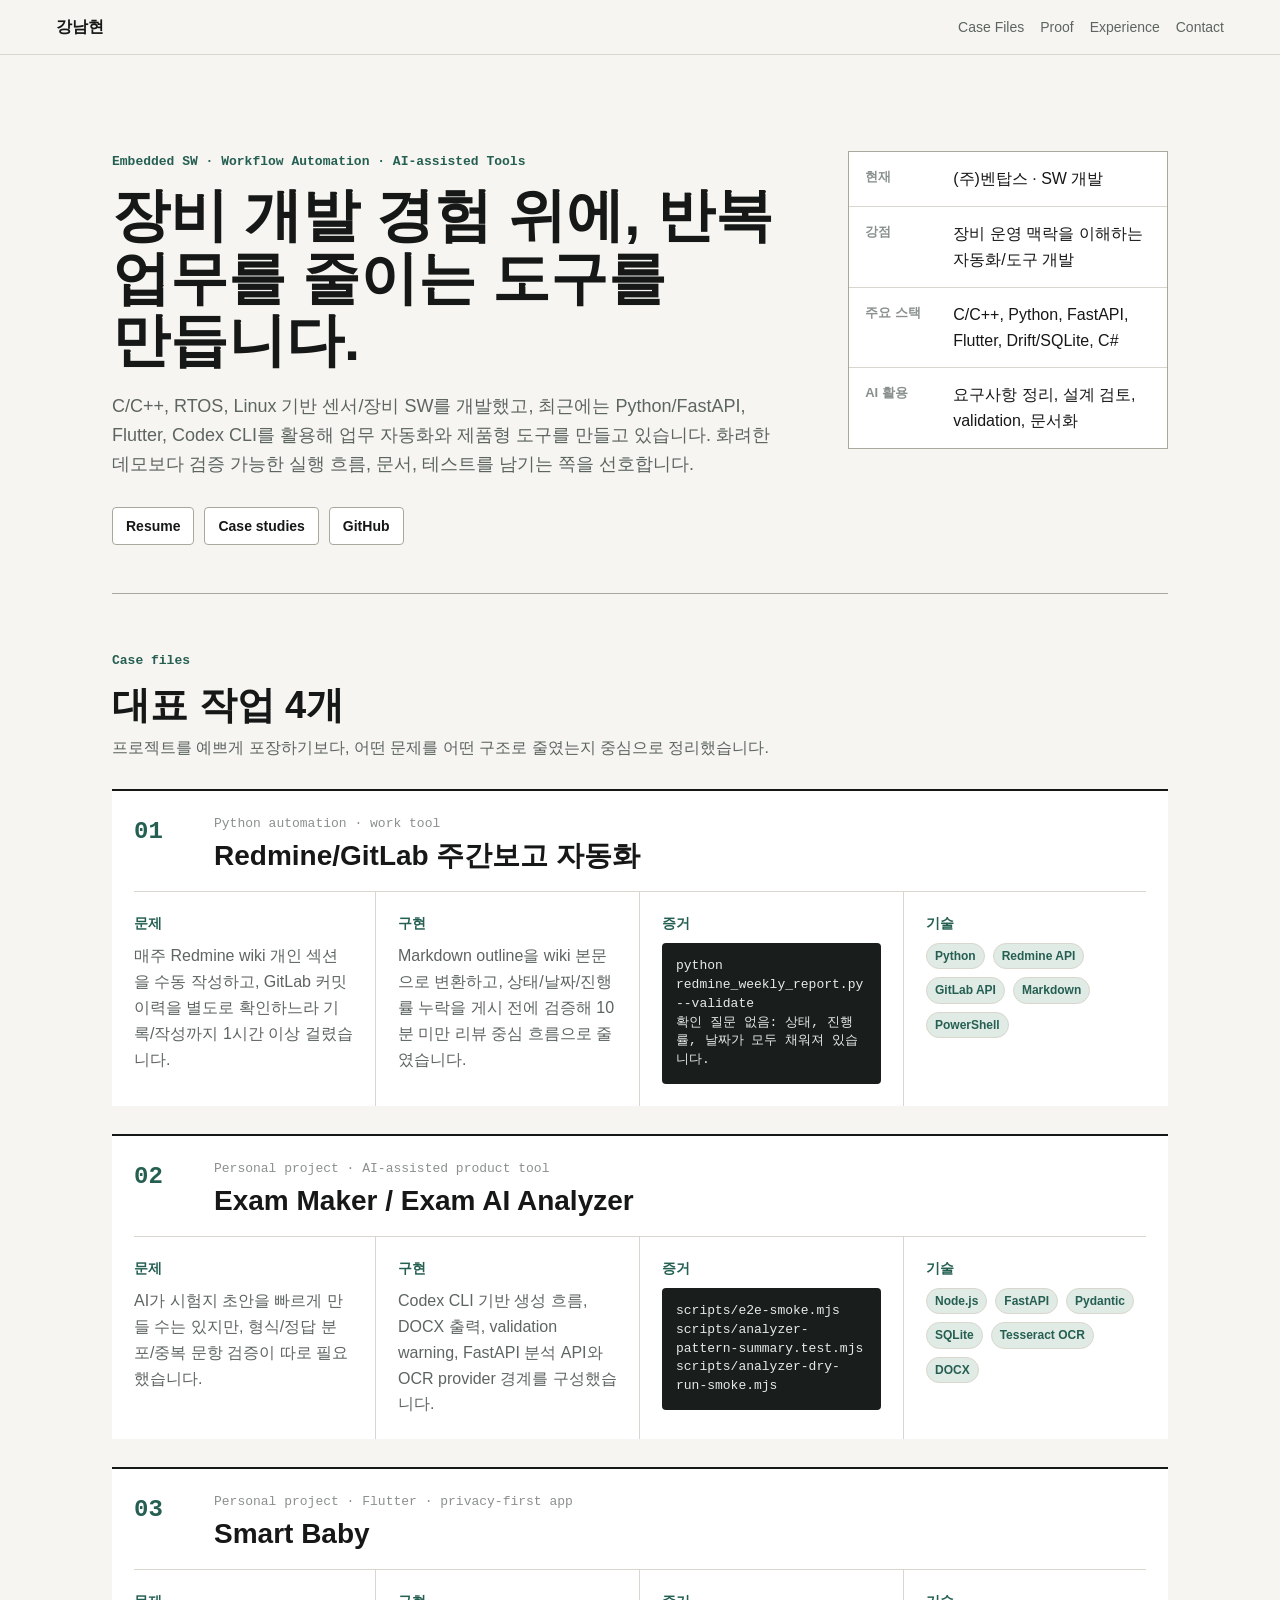
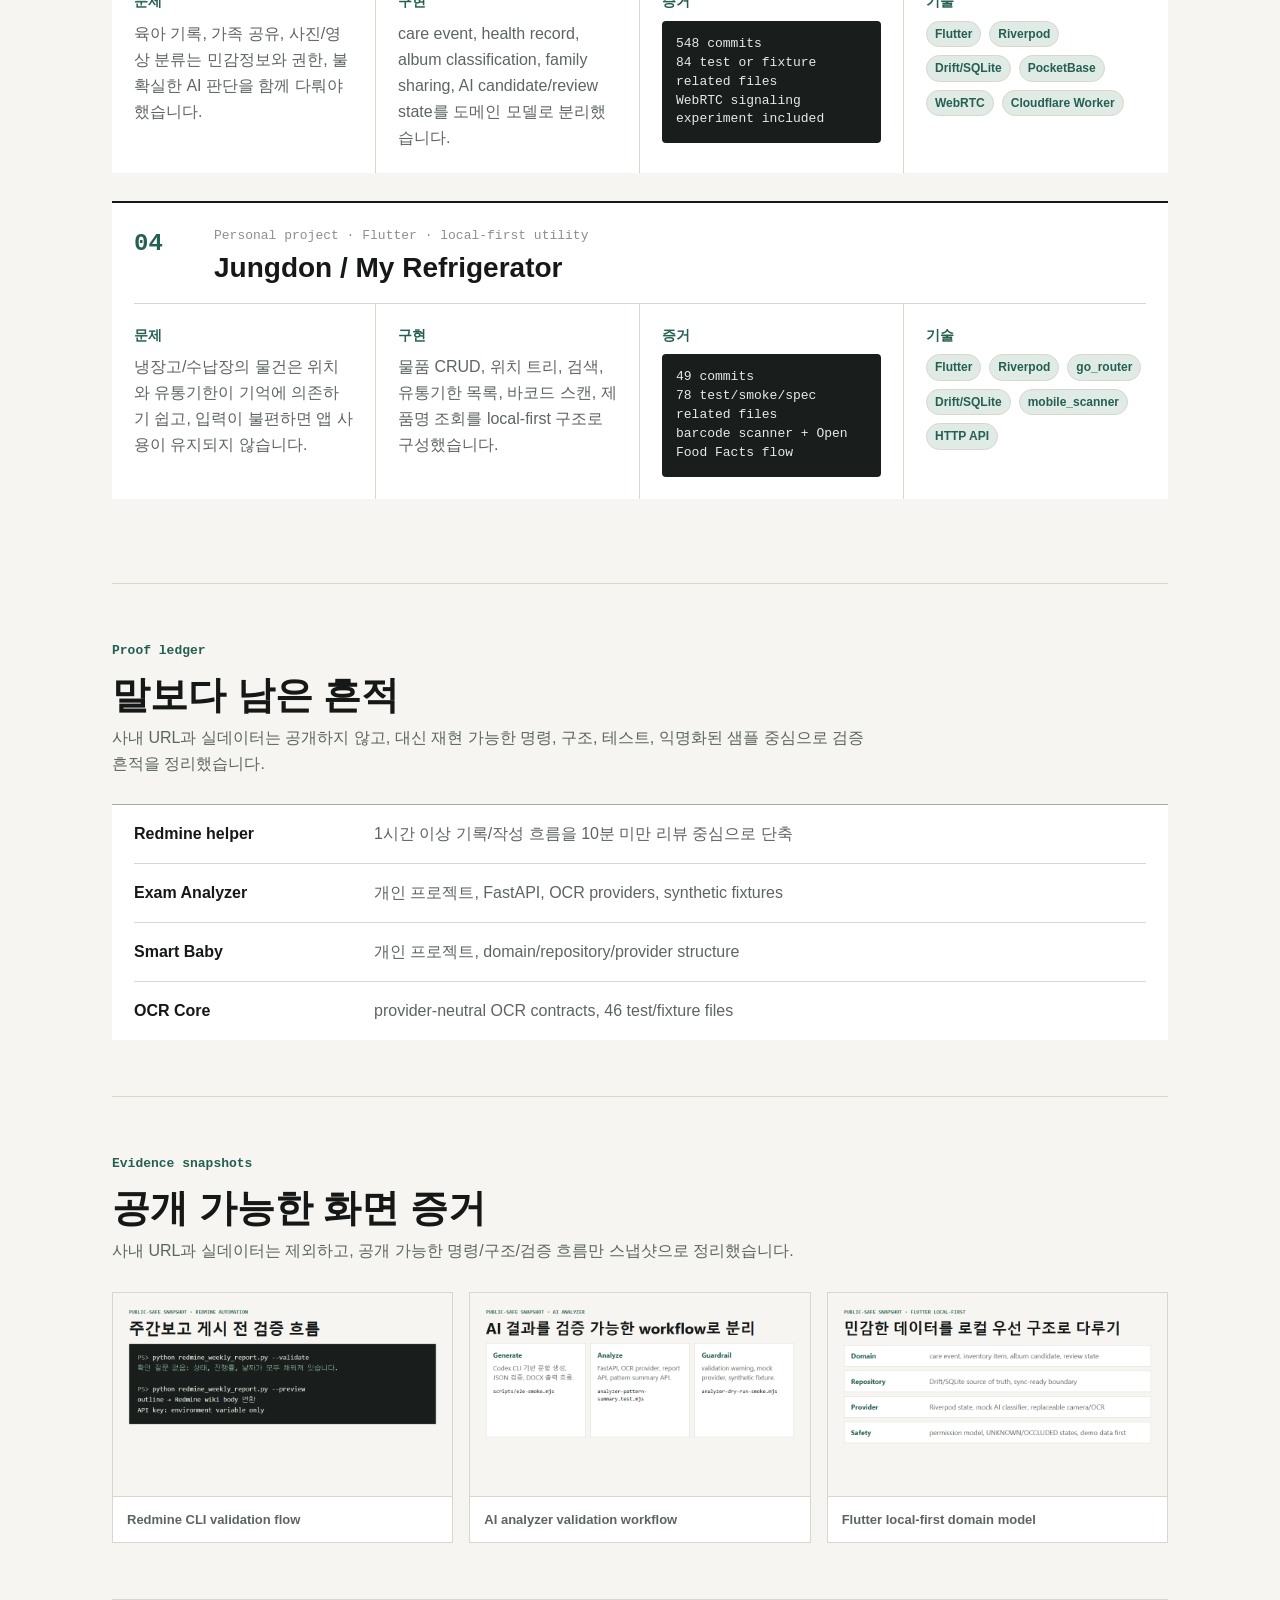
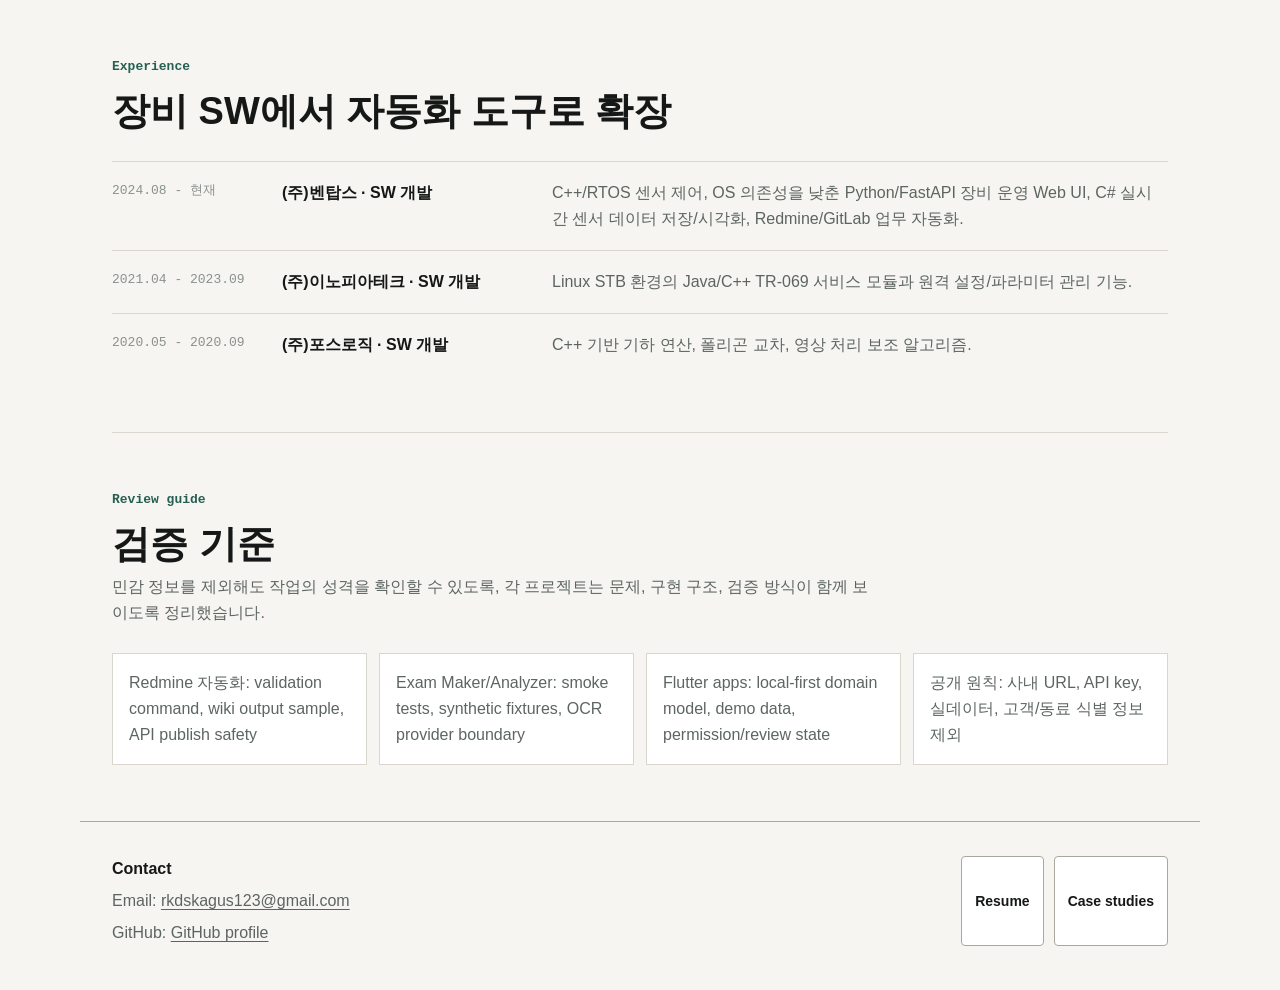
<file: index.html>
<!doctype html>
<html lang="ko">
  <head>
    <meta charset="utf-8" />
    <meta name="viewport" content="width=device-width, initial-scale=1" />
    <title>강남현 · Developer Portfolio</title>
    <meta
      name="description"
      content="장비 SW 경험을 바탕으로 업무 자동화, AI workflow, local-first 앱을 구현하는 강남현의 포트폴리오"
    />
    <link rel="stylesheet" href="./styles.css" />
  </head>
  <body>
    <header class="topbar">
      <a class="name" href="#top">강남현</a>
      <nav aria-label="Portfolio navigation">
        <a href="#case-files">Case Files</a>
        <a href="#proof">Proof</a>
        <a href="#experience">Experience</a>
        <a href="#contact">Contact</a>
      </nav>
    </header>

    <main id="top">
      <section class="hero">
        <div class="hero-copy">
          <p class="kicker">Embedded SW · Workflow Automation · AI-assisted Tools</p>
          <h1>장비 개발 경험 위에, 반복 업무를 줄이는 도구를 만듭니다.</h1>
          <p class="summary">
            C/C++, RTOS, Linux 기반 센서/장비 SW를 개발했고, 최근에는 Python/FastAPI,
            Flutter, Codex CLI를 활용해 업무 자동화와 제품형 도구를 만들고 있습니다.
            화려한 데모보다 검증 가능한 실행 흐름, 문서, 테스트를 남기는 쪽을 선호합니다.
          </p>
          <div class="link-row" aria-label="Primary links">
            <a href="./resume.html">Resume</a>
            <a href="./case-studies.html">Case studies</a>
            <a href="https://github.com/namhyunkang">GitHub</a>
          </div>
        </div>

        <aside class="facts" aria-label="Profile facts">
          <dl>
            <div>
              <dt>현재</dt>
              <dd>(주)벤탑스 · SW 개발</dd>
            </div>
            <div>
              <dt>강점</dt>
              <dd>장비 운영 맥락을 이해하는 자동화/도구 개발</dd>
            </div>
            <div>
              <dt>주요 스택</dt>
              <dd>C/C++, Python, FastAPI, Flutter, Drift/SQLite, C#</dd>
            </div>
            <div>
              <dt>AI 활용</dt>
              <dd>요구사항 정리, 설계 검토, validation, 문서화</dd>
            </div>
          </dl>
        </aside>
      </section>

      <section class="section" id="case-files">
        <div class="section-title">
          <p class="kicker">Case files</p>
          <h2>대표 작업 4개</h2>
          <p>프로젝트를 예쁘게 포장하기보다, 어떤 문제를 어떤 구조로 줄였는지 중심으로 정리했습니다.</p>
        </div>

        <article class="case-file">
          <header>
            <span class="case-no">01</span>
            <div>
              <p class="case-type">Python automation · work tool</p>
              <h3>Redmine/GitLab 주간보고 자동화</h3>
            </div>
          </header>
          <div class="case-grid">
            <div>
              <h4>문제</h4>
              <p>매주 Redmine wiki 개인 섹션을 수동 작성하고, GitLab 커밋 이력을 별도로 확인하느라 기록/작성까지 1시간 이상 걸렸습니다.</p>
            </div>
            <div>
              <h4>구현</h4>
              <p>Markdown outline을 wiki 본문으로 변환하고, 상태/날짜/진행률 누락을 게시 전에 검증해 10분 미만 리뷰 중심 흐름으로 줄였습니다.</p>
            </div>
            <div>
              <h4>증거</h4>
              <pre><code>python redmine_weekly_report.py --validate
확인 질문 없음: 상태, 진행률, 날짜가 모두 채워져 있습니다.</code></pre>
            </div>
            <div>
              <h4>기술</h4>
              <ul class="tech-list" aria-label="Redmine automation tech stack">
                <li>Python</li>
                <li>Redmine API</li>
                <li>GitLab API</li>
                <li>Markdown</li>
                <li>PowerShell</li>
              </ul>
            </div>
          </div>
        </article>

        <article class="case-file">
          <header>
            <span class="case-no">02</span>
            <div>
              <p class="case-type">Personal project · AI-assisted product tool</p>
              <h3>Exam Maker / Exam AI Analyzer</h3>
            </div>
          </header>
          <div class="case-grid">
            <div>
              <h4>문제</h4>
              <p>AI가 시험지 초안을 빠르게 만들 수는 있지만, 형식/정답 분포/중복 문항 검증이 따로 필요했습니다.</p>
            </div>
            <div>
              <h4>구현</h4>
              <p>Codex CLI 기반 생성 흐름, DOCX 출력, validation warning, FastAPI 분석 API와 OCR provider 경계를 구성했습니다.</p>
            </div>
            <div>
              <h4>증거</h4>
              <pre><code>scripts/e2e-smoke.mjs
scripts/analyzer-pattern-summary.test.mjs
scripts/analyzer-dry-run-smoke.mjs</code></pre>
            </div>
            <div>
              <h4>기술</h4>
              <ul class="tech-list" aria-label="Exam tool tech stack">
                <li>Node.js</li>
                <li>FastAPI</li>
                <li>Pydantic</li>
                <li>SQLite</li>
                <li>Tesseract OCR</li>
                <li>DOCX</li>
              </ul>
            </div>
          </div>
        </article>

        <article class="case-file">
          <header>
            <span class="case-no">03</span>
            <div>
              <p class="case-type">Personal project · Flutter · privacy-first app</p>
              <h3>Smart Baby</h3>
            </div>
          </header>
          <div class="case-grid">
            <div>
              <h4>문제</h4>
              <p>육아 기록, 가족 공유, 사진/영상 분류는 민감정보와 권한, 불확실한 AI 판단을 함께 다뤄야 했습니다.</p>
            </div>
            <div>
              <h4>구현</h4>
              <p>care event, health record, album classification, family sharing, AI candidate/review state를 도메인 모델로 분리했습니다.</p>
            </div>
            <div>
              <h4>증거</h4>
              <pre><code>548 commits
84 test or fixture related files
WebRTC signaling experiment included</code></pre>
            </div>
            <div>
              <h4>기술</h4>
              <ul class="tech-list" aria-label="Smart Baby tech stack">
                <li>Flutter</li>
                <li>Riverpod</li>
                <li>Drift/SQLite</li>
                <li>PocketBase</li>
                <li>WebRTC</li>
                <li>Cloudflare Worker</li>
              </ul>
            </div>
          </div>
        </article>

        <article class="case-file">
          <header>
            <span class="case-no">04</span>
            <div>
              <p class="case-type">Personal project · Flutter · local-first utility</p>
              <h3>Jungdon / My Refrigerator</h3>
            </div>
          </header>
          <div class="case-grid">
            <div>
              <h4>문제</h4>
              <p>냉장고/수납장의 물건은 위치와 유통기한이 기억에 의존하기 쉽고, 입력이 불편하면 앱 사용이 유지되지 않습니다.</p>
            </div>
            <div>
              <h4>구현</h4>
              <p>물품 CRUD, 위치 트리, 검색, 유통기한 목록, 바코드 스캔, 제품명 조회를 local-first 구조로 구성했습니다.</p>
            </div>
            <div>
              <h4>증거</h4>
              <pre><code>49 commits
78 test/smoke/spec related files
barcode scanner + Open Food Facts flow</code></pre>
            </div>
            <div>
              <h4>기술</h4>
              <ul class="tech-list" aria-label="Inventory app tech stack">
                <li>Flutter</li>
                <li>Riverpod</li>
                <li>go_router</li>
                <li>Drift/SQLite</li>
                <li>mobile_scanner</li>
                <li>HTTP API</li>
              </ul>
            </div>
          </div>
        </article>
      </section>

      <section class="section proof" id="proof">
        <div class="section-title">
          <p class="kicker">Proof ledger</p>
          <h2>말보다 남은 흔적</h2>
          <p>사내 URL과 실데이터는 공개하지 않고, 대신 재현 가능한 명령, 구조, 테스트, 익명화된 샘플 중심으로 검증 흔적을 정리했습니다.</p>
        </div>
        <div class="ledger">
          <div>
            <strong>Redmine helper</strong>
            <span>1시간 이상 기록/작성 흐름을 10분 미만 리뷰 중심으로 단축</span>
          </div>
          <div>
            <strong>Exam Analyzer</strong>
            <span>개인 프로젝트, FastAPI, OCR providers, synthetic fixtures</span>
          </div>
          <div>
            <strong>Smart Baby</strong>
            <span>개인 프로젝트, domain/repository/provider structure</span>
          </div>
          <div>
            <strong>OCR Core</strong>
            <span>provider-neutral OCR contracts, 46 test/fixture files</span>
          </div>
        </div>
      </section>

      <section class="section evidence-snapshots" id="evidence-snapshots">
        <div class="section-title">
          <p class="kicker">Evidence snapshots</p>
          <h2>공개 가능한 화면 증거</h2>
          <p>사내 URL과 실데이터는 제외하고, 공개 가능한 명령/구조/검증 흐름만 스냅샷으로 정리했습니다.</p>
        </div>
        <div class="snapshot-grid">
          <figure>
            <img src="./assets/redmine-cli-evidence.png" alt="Redmine weekly report CLI validation snapshot" />
            <figcaption>Redmine CLI validation flow</figcaption>
          </figure>
          <figure>
            <img src="./assets/analyzer-workflow-evidence.png" alt="Exam analyzer API and test workflow snapshot" />
            <figcaption>AI analyzer validation workflow</figcaption>
          </figure>
          <figure>
            <img src="./assets/flutter-model-evidence.png" alt="Flutter local-first model structure snapshot" />
            <figcaption>Flutter local-first domain model</figcaption>
          </figure>
        </div>
      </section>

      <section class="section" id="experience">
        <div class="section-title">
          <p class="kicker">Experience</p>
          <h2>장비 SW에서 자동화 도구로 확장</h2>
        </div>
        <ol class="work-list">
          <li>
            <span>2024.08 - 현재</span>
            <strong>(주)벤탑스 · SW 개발</strong>
            <p>C++/RTOS 센서 제어, OS 의존성을 낮춘 Python/FastAPI 장비 운영 Web UI, C# 실시간 센서 데이터 저장/시각화, Redmine/GitLab 업무 자동화.</p>
          </li>
          <li>
            <span>2021.04 - 2023.09</span>
            <strong>(주)이노피아테크 · SW 개발</strong>
            <p>Linux STB 환경의 Java/C++ TR-069 서비스 모듈과 원격 설정/파라미터 관리 기능.</p>
          </li>
          <li>
            <span>2020.05 - 2020.09</span>
            <strong>(주)포스로직 · SW 개발</strong>
            <p>C++ 기반 기하 연산, 폴리곤 교차, 영상 처리 보조 알고리즘.</p>
          </li>
        </ol>
      </section>

      <section class="section next">
        <div class="section-title">
          <p class="kicker">Review guide</p>
          <h2>검증 기준</h2>
          <p>민감 정보를 제외해도 작업의 성격을 확인할 수 있도록, 각 프로젝트는 문제, 구현 구조, 검증 방식이 함께 보이도록 정리했습니다.</p>
        </div>
        <ul class="todo-list">
          <li>Redmine 자동화: validation command, wiki output sample, API publish safety</li>
          <li>Exam Maker/Analyzer: smoke tests, synthetic fixtures, OCR provider boundary</li>
          <li>Flutter apps: local-first domain model, demo data, permission/review state</li>
          <li>공개 원칙: 사내 URL, API key, 실데이터, 고객/동료 식별 정보 제외</li>
        </ul>
      </section>
    </main>

    <footer id="contact">
      <div>
        <strong>Contact</strong>
        <p>Email: <a href="mailto:rkdskagus123@gmail.com">rkdskagus123@gmail.com</a></p>
        <p>GitHub: <a href="https://github.com/namhyunkang">GitHub profile</a></p>
      </div>
      <div class="footer-links">
        <a href="./resume.html">Resume</a>
        <a href="./case-studies.html">Case studies</a>
      </div>
    </footer>
  </body>
</html>
</file>
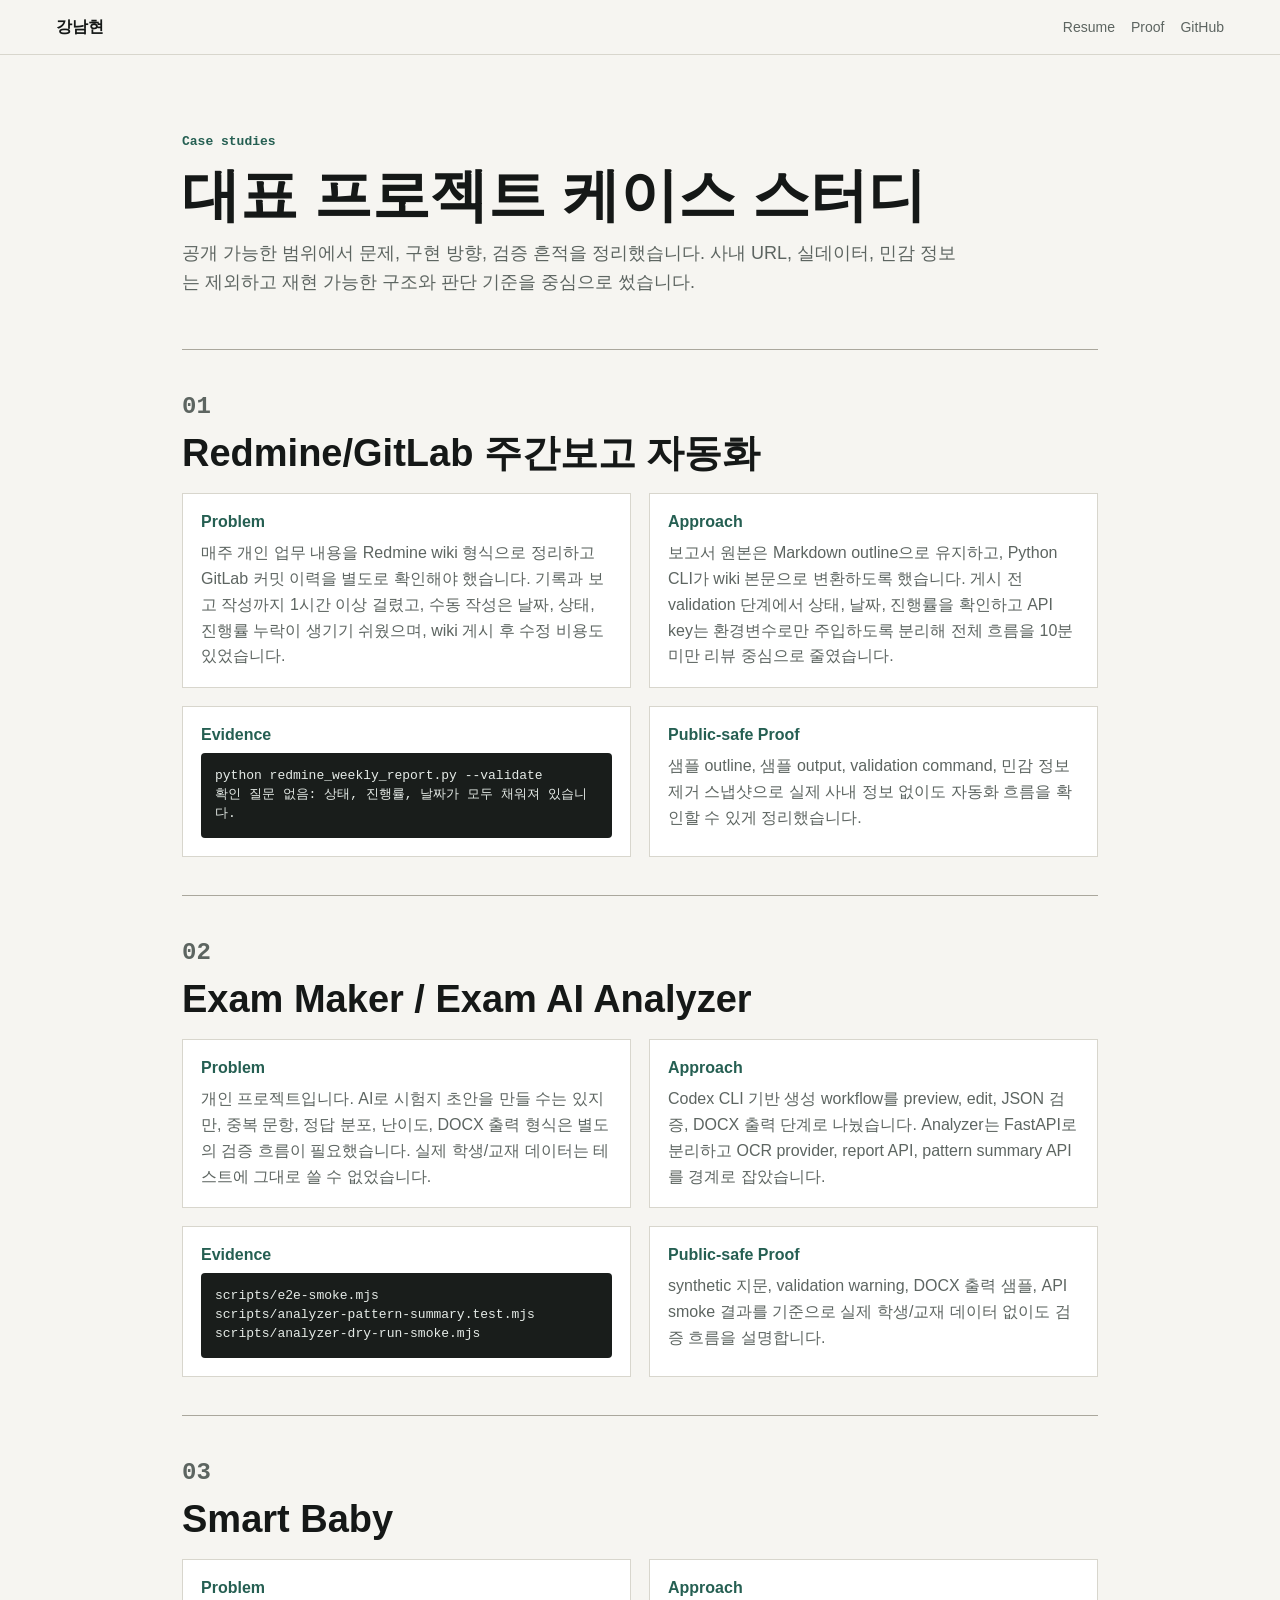
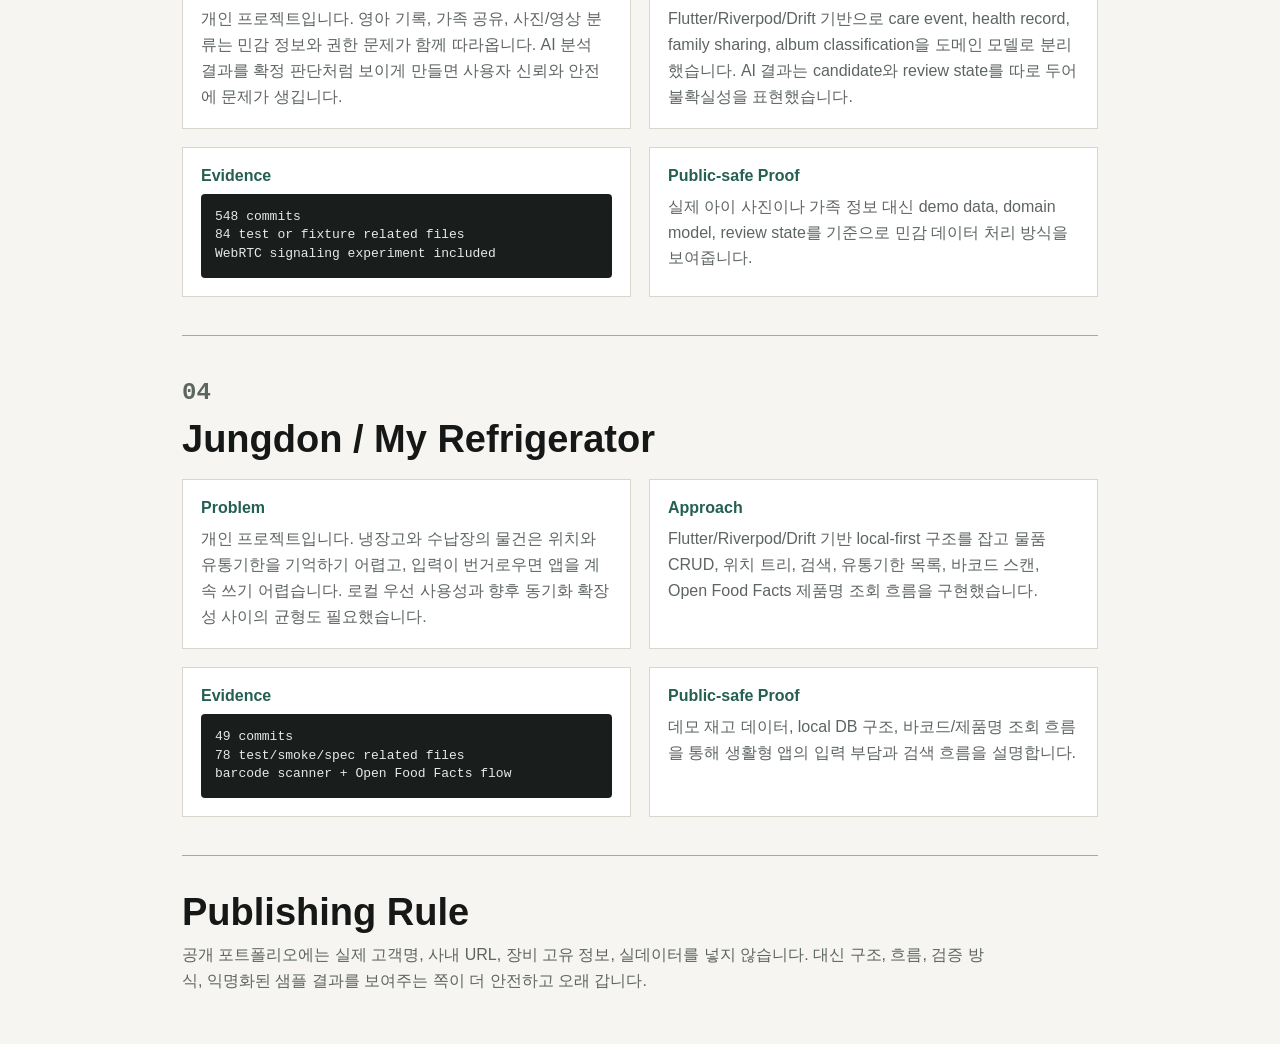
<file: case-studies.html>
<!doctype html>
<html lang="ko">
  <head>
    <meta charset="utf-8" />
    <meta name="viewport" content="width=device-width, initial-scale=1" />
    <title>강남현 · Case Studies</title>
    <meta
      name="description"
      content="강남현 포트폴리오 대표 프로젝트 케이스 스터디"
    />
    <link rel="stylesheet" href="./styles.css" />
  </head>
  <body>
    <header class="topbar">
      <a class="name" href="./index.html">강남현</a>
      <nav aria-label="Case study navigation">
        <a href="./resume.html">Resume</a>
        <a href="./index.html#proof">Proof</a>
        <a href="https://github.com/namhyunkang">GitHub</a>
      </nav>
    </header>

    <main class="doc-page">
      <section class="doc-hero">
        <p class="kicker">Case studies</p>
        <h1>대표 프로젝트 케이스 스터디</h1>
        <p>
          공개 가능한 범위에서 문제, 구현 방향, 검증 흔적을 정리했습니다. 사내 URL,
          실데이터, 민감 정보는 제외하고 재현 가능한 구조와 판단 기준을 중심으로 썼습니다.
        </p>
      </section>

      <article class="study">
        <p class="case-no">01</p>
        <h2>Redmine/GitLab 주간보고 자동화</h2>
        <div class="study-grid">
          <section>
            <h3>Problem</h3>
            <p>
              매주 개인 업무 내용을 Redmine wiki 형식으로 정리하고 GitLab 커밋 이력을
              별도로 확인해야 했습니다. 기록과 보고 작성까지 1시간 이상 걸렸고,
              수동 작성은 날짜, 상태, 진행률 누락이 생기기 쉬웠으며,
              wiki 게시 후 수정 비용도 있었습니다.
            </p>
          </section>
          <section>
            <h3>Approach</h3>
            <p>
              보고서 원본은 Markdown outline으로 유지하고, Python CLI가 wiki 본문으로 변환하도록
              했습니다. 게시 전 validation 단계에서 상태, 날짜, 진행률을 확인하고 API key는
              환경변수로만 주입하도록 분리해 전체 흐름을 10분 미만 리뷰 중심으로 줄였습니다.
            </p>
          </section>
          <section>
            <h3>Evidence</h3>
            <pre><code>python redmine_weekly_report.py --validate
확인 질문 없음: 상태, 진행률, 날짜가 모두 채워져 있습니다.</code></pre>
          </section>
          <section>
            <h3>Public-safe Proof</h3>
            <p>샘플 outline, 샘플 output, validation command, 민감 정보 제거 스냅샷으로 실제 사내 정보 없이도 자동화 흐름을 확인할 수 있게 정리했습니다.</p>
          </section>
        </div>
      </article>

      <article class="study">
        <p class="case-no">02</p>
        <h2>Exam Maker / Exam AI Analyzer</h2>
        <div class="study-grid">
          <section>
            <h3>Problem</h3>
            <p>
              개인 프로젝트입니다. AI로 시험지 초안을 만들 수는 있지만, 중복 문항, 정답 분포, 난이도, DOCX 출력 형식은
              별도의 검증 흐름이 필요했습니다. 실제 학생/교재 데이터는 테스트에 그대로 쓸 수 없었습니다.
            </p>
          </section>
          <section>
            <h3>Approach</h3>
            <p>
              Codex CLI 기반 생성 workflow를 preview, edit, JSON 검증, DOCX 출력 단계로 나눴습니다.
              Analyzer는 FastAPI로 분리하고 OCR provider, report API, pattern summary API를 경계로 잡았습니다.
            </p>
          </section>
          <section>
            <h3>Evidence</h3>
            <pre><code>scripts/e2e-smoke.mjs
scripts/analyzer-pattern-summary.test.mjs
scripts/analyzer-dry-run-smoke.mjs</code></pre>
          </section>
          <section>
            <h3>Public-safe Proof</h3>
            <p>synthetic 지문, validation warning, DOCX 출력 샘플, API smoke 결과를 기준으로 실제 학생/교재 데이터 없이도 검증 흐름을 설명합니다.</p>
          </section>
        </div>
      </article>

      <article class="study">
        <p class="case-no">03</p>
        <h2>Smart Baby</h2>
        <div class="study-grid">
          <section>
            <h3>Problem</h3>
            <p>
              개인 프로젝트입니다. 영아 기록, 가족 공유, 사진/영상 분류는 민감 정보와 권한 문제가 함께 따라옵니다.
              AI 분석 결과를 확정 판단처럼 보이게 만들면 사용자 신뢰와 안전에 문제가 생깁니다.
            </p>
          </section>
          <section>
            <h3>Approach</h3>
            <p>
              Flutter/Riverpod/Drift 기반으로 care event, health record, family sharing, album classification을
              도메인 모델로 분리했습니다. AI 결과는 candidate와 review state를 따로 두어 불확실성을 표현했습니다.
            </p>
          </section>
          <section>
            <h3>Evidence</h3>
            <pre><code>548 commits
84 test or fixture related files
WebRTC signaling experiment included</code></pre>
          </section>
          <section>
            <h3>Public-safe Proof</h3>
            <p>실제 아이 사진이나 가족 정보 대신 demo data, domain model, review state를 기준으로 민감 데이터 처리 방식을 보여줍니다.</p>
          </section>
        </div>
      </article>

      <article class="study">
        <p class="case-no">04</p>
        <h2>Jungdon / My Refrigerator</h2>
        <div class="study-grid">
          <section>
            <h3>Problem</h3>
            <p>
              개인 프로젝트입니다. 냉장고와 수납장의 물건은 위치와 유통기한을 기억하기 어렵고, 입력이 번거로우면 앱을 계속 쓰기 어렵습니다.
              로컬 우선 사용성과 향후 동기화 확장성 사이의 균형도 필요했습니다.
            </p>
          </section>
          <section>
            <h3>Approach</h3>
            <p>
              Flutter/Riverpod/Drift 기반 local-first 구조를 잡고 물품 CRUD, 위치 트리, 검색,
              유통기한 목록, 바코드 스캔, Open Food Facts 제품명 조회 흐름을 구현했습니다.
            </p>
          </section>
          <section>
            <h3>Evidence</h3>
            <pre><code>49 commits
78 test/smoke/spec related files
barcode scanner + Open Food Facts flow</code></pre>
          </section>
          <section>
            <h3>Public-safe Proof</h3>
            <p>데모 재고 데이터, local DB 구조, 바코드/제품명 조회 흐름을 통해 생활형 앱의 입력 부담과 검색 흐름을 설명합니다.</p>
          </section>
        </div>
      </article>

      <section class="doc-section note">
        <h2>Publishing Rule</h2>
        <p>
          공개 포트폴리오에는 실제 고객명, 사내 URL, 장비 고유 정보, 실데이터를 넣지 않습니다.
          대신 구조, 흐름, 검증 방식, 익명화된 샘플 결과를 보여주는 쪽이 더 안전하고 오래 갑니다.
        </p>
      </section>
    </main>
  </body>
</html>
</file>
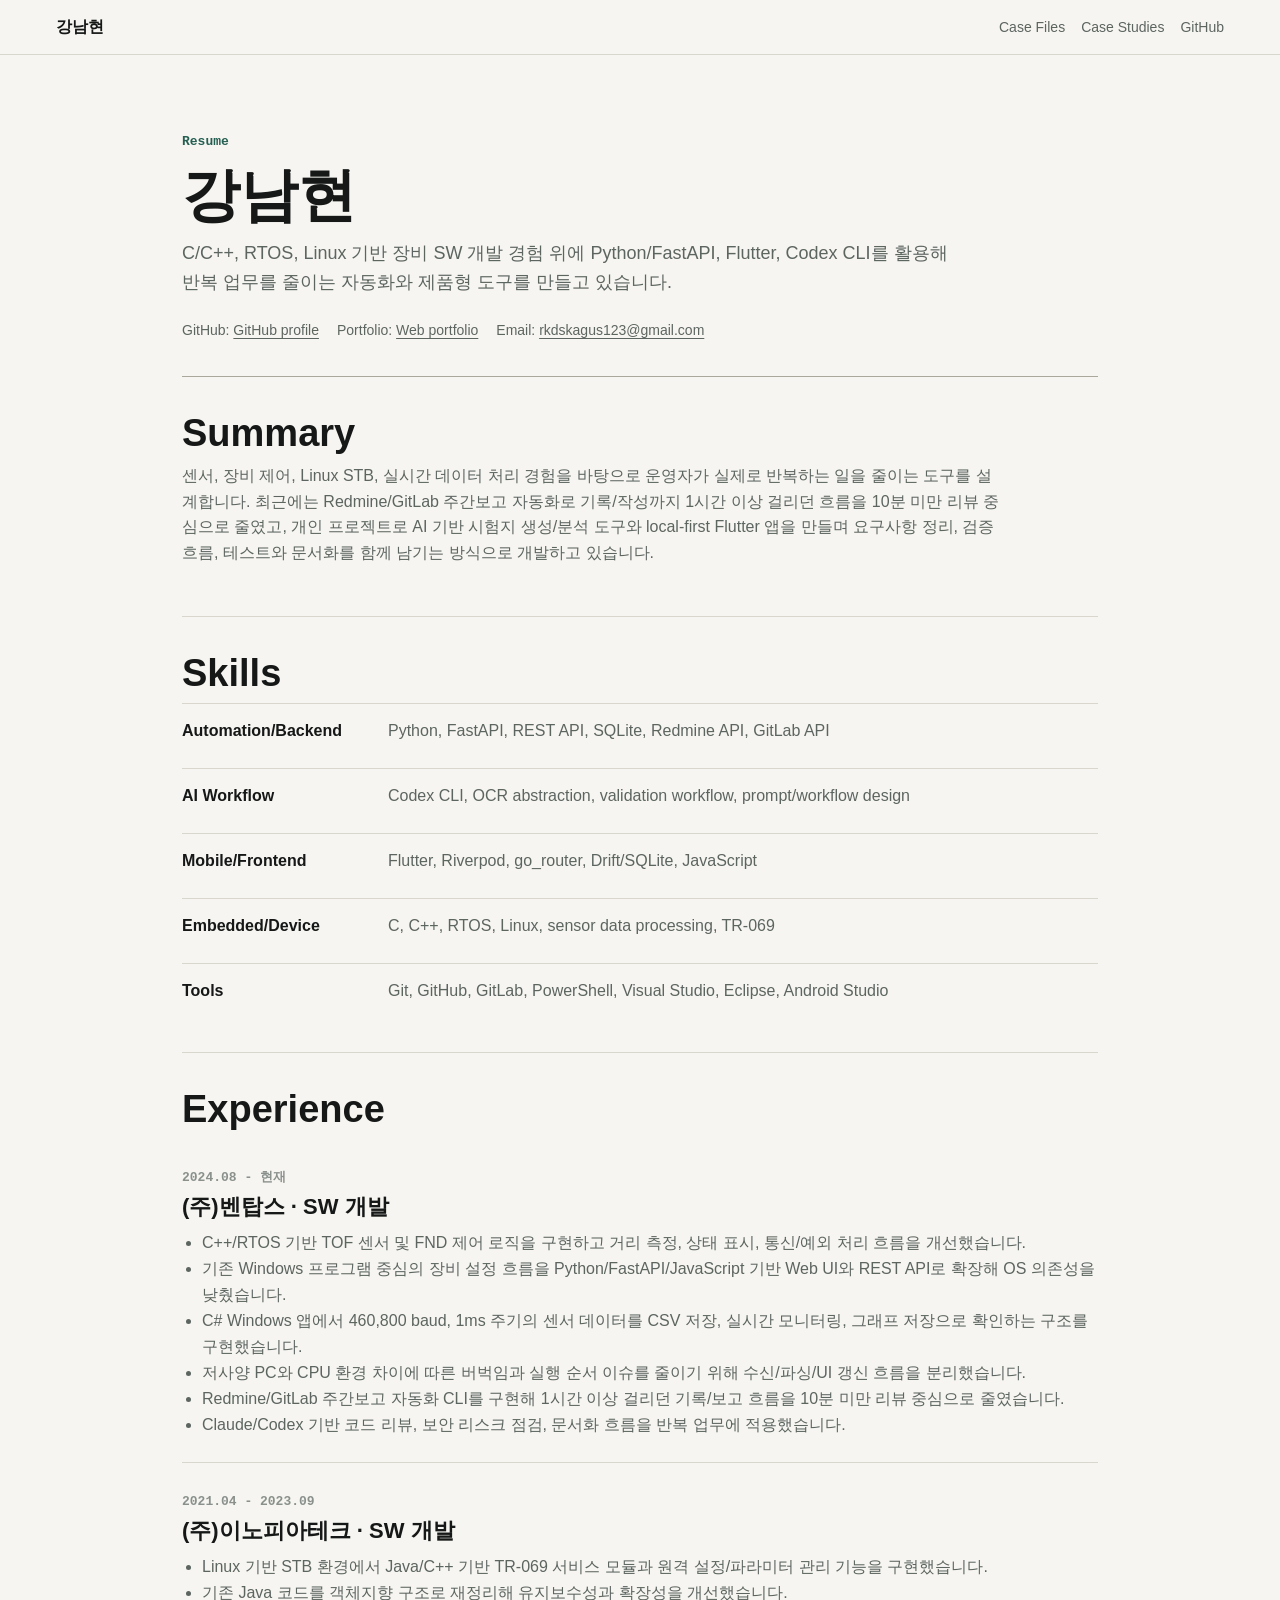
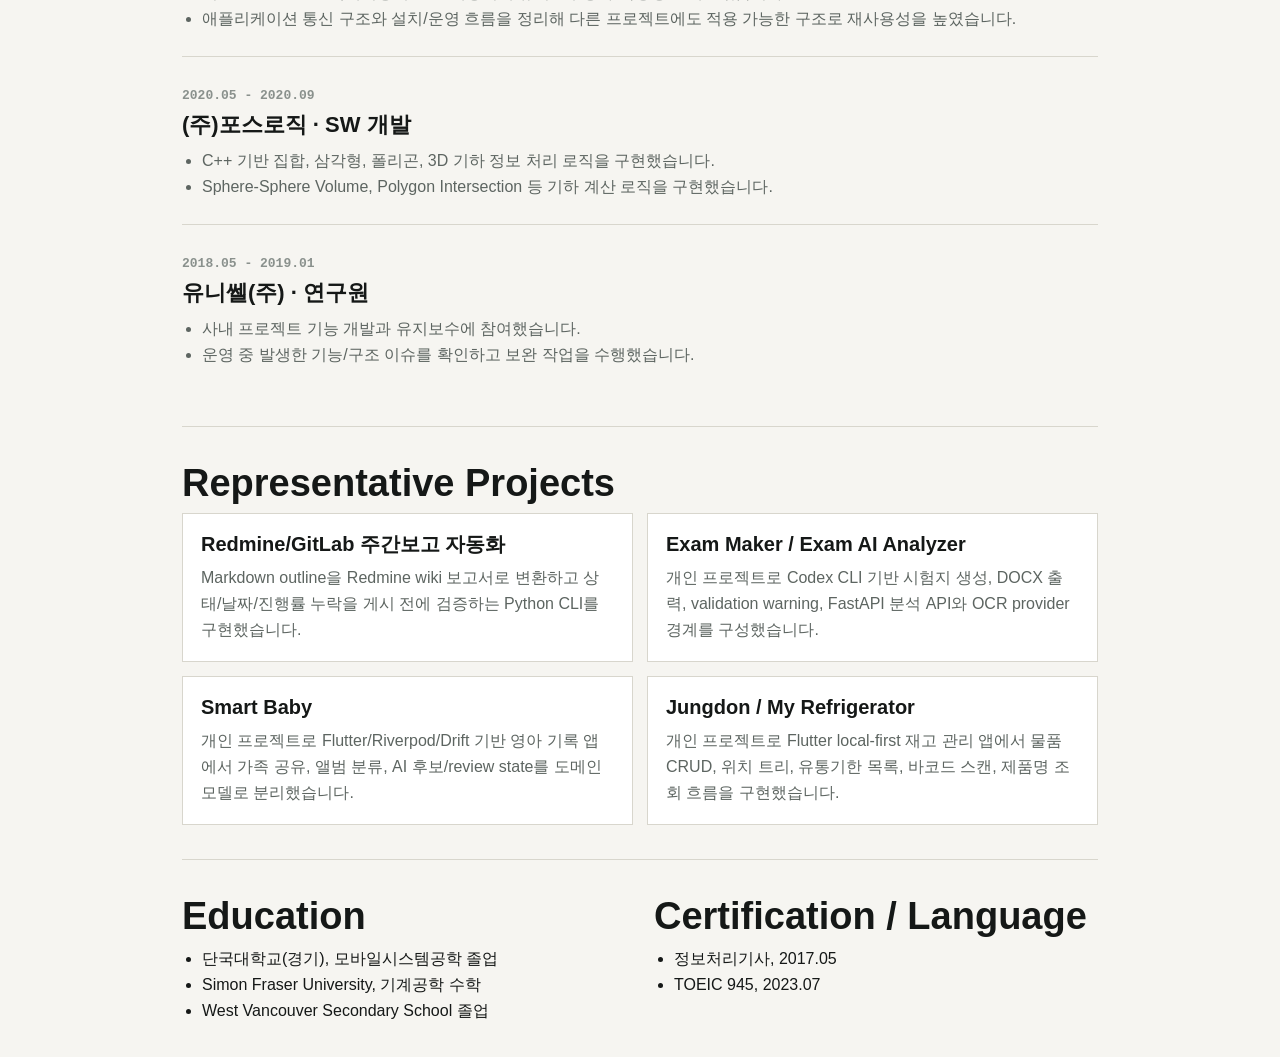
<file: resume.html>
<!doctype html>
<html lang="ko">
  <head>
    <meta charset="utf-8" />
    <meta name="viewport" content="width=device-width, initial-scale=1" />
    <title>강남현 · Resume</title>
    <meta
      name="description"
      content="장비 SW, 업무 자동화, AI-assisted tools 중심의 강남현 이력서"
    />
    <link rel="stylesheet" href="./styles.css" />
  </head>
  <body>
    <header class="topbar">
      <a class="name" href="./index.html">강남현</a>
      <nav aria-label="Resume navigation">
        <a href="./index.html#case-files">Case Files</a>
        <a href="./case-studies.html">Case Studies</a>
        <a href="https://github.com/namhyunkang">GitHub</a>
      </nav>
    </header>

    <main class="doc-page">
      <section class="doc-hero">
        <p class="kicker">Resume</p>
        <h1>강남현</h1>
        <p>
          C/C++, RTOS, Linux 기반 장비 SW 개발 경험 위에 Python/FastAPI, Flutter,
          Codex CLI를 활용해 반복 업무를 줄이는 자동화와 제품형 도구를 만들고 있습니다.
        </p>
        <div class="meta-row">
          <span>GitHub: <a href="https://github.com/namhyunkang">GitHub profile</a></span>
          <span>Portfolio: <a href="https://namhyunkang.github.io/">Web portfolio</a></span>
          <span>Email: <a href="mailto:rkdskagus123@gmail.com">rkdskagus123@gmail.com</a></span>
        </div>
      </section>

      <section class="doc-section">
        <h2>Summary</h2>
        <p>
          센서, 장비 제어, Linux STB, 실시간 데이터 처리 경험을 바탕으로 운영자가 실제로
          반복하는 일을 줄이는 도구를 설계합니다. 최근에는 Redmine/GitLab 주간보고 자동화로
          기록/작성까지 1시간 이상 걸리던 흐름을 10분 미만 리뷰 중심으로 줄였고,
          개인 프로젝트로 AI 기반 시험지 생성/분석 도구와 local-first Flutter 앱을 만들며 요구사항 정리,
          검증 흐름, 테스트와 문서화를 함께 남기는 방식으로 개발하고 있습니다.
        </p>
      </section>

      <section class="doc-section">
        <h2>Skills</h2>
        <div class="skill-cloud">
          <div><strong>Automation/Backend</strong><span>Python, FastAPI, REST API, SQLite, Redmine API, GitLab API</span></div>
          <div><strong>AI Workflow</strong><span>Codex CLI, OCR abstraction, validation workflow, prompt/workflow design</span></div>
          <div><strong>Mobile/Frontend</strong><span>Flutter, Riverpod, go_router, Drift/SQLite, JavaScript</span></div>
          <div><strong>Embedded/Device</strong><span>C, C++, RTOS, Linux, sensor data processing, TR-069</span></div>
          <div><strong>Tools</strong><span>Git, GitHub, GitLab, PowerShell, Visual Studio, Eclipse, Android Studio</span></div>
        </div>
      </section>

      <section class="doc-section">
        <h2>Experience</h2>
        <div class="timeline">
          <article>
            <span>2024.08 - 현재</span>
            <h3>(주)벤탑스 · SW 개발</h3>
            <ul>
              <li>C++/RTOS 기반 TOF 센서 및 FND 제어 로직을 구현하고 거리 측정, 상태 표시, 통신/예외 처리 흐름을 개선했습니다.</li>
              <li>기존 Windows 프로그램 중심의 장비 설정 흐름을 Python/FastAPI/JavaScript 기반 Web UI와 REST API로 확장해 OS 의존성을 낮췄습니다.</li>
              <li>C# Windows 앱에서 460,800 baud, 1ms 주기의 센서 데이터를 CSV 저장, 실시간 모니터링, 그래프 저장으로 확인하는 구조를 구현했습니다.</li>
              <li>저사양 PC와 CPU 환경 차이에 따른 버벅임과 실행 순서 이슈를 줄이기 위해 수신/파싱/UI 갱신 흐름을 분리했습니다.</li>
              <li>Redmine/GitLab 주간보고 자동화 CLI를 구현해 1시간 이상 걸리던 기록/보고 흐름을 10분 미만 리뷰 중심으로 줄였습니다.</li>
              <li>Claude/Codex 기반 코드 리뷰, 보안 리스크 점검, 문서화 흐름을 반복 업무에 적용했습니다.</li>
            </ul>
          </article>

          <article>
            <span>2021.04 - 2023.09</span>
            <h3>(주)이노피아테크 · SW 개발</h3>
            <ul>
              <li>Linux 기반 STB 환경에서 Java/C++ 기반 TR-069 서비스 모듈과 원격 설정/파라미터 관리 기능을 구현했습니다.</li>
              <li>기존 Java 코드를 객체지향 구조로 재정리해 유지보수성과 확장성을 개선했습니다.</li>
              <li>애플리케이션 통신 구조와 설치/운영 흐름을 정리해 다른 프로젝트에도 적용 가능한 구조로 재사용성을 높였습니다.</li>
            </ul>
          </article>

          <article>
            <span>2020.05 - 2020.09</span>
            <h3>(주)포스로직 · SW 개발</h3>
            <ul>
              <li>C++ 기반 집합, 삼각형, 폴리곤, 3D 기하 정보 처리 로직을 구현했습니다.</li>
              <li>Sphere-Sphere Volume, Polygon Intersection 등 기하 계산 로직을 구현했습니다.</li>
            </ul>
          </article>

          <article>
            <span>2018.05 - 2019.01</span>
            <h3>유니쎌(주) · 연구원</h3>
            <ul>
              <li>사내 프로젝트 기능 개발과 유지보수에 참여했습니다.</li>
              <li>운영 중 발생한 기능/구조 이슈를 확인하고 보완 작업을 수행했습니다.</li>
            </ul>
          </article>
        </div>
      </section>

      <section class="doc-section">
        <h2>Representative Projects</h2>
        <div class="compact-list">
          <article>
            <h3>Redmine/GitLab 주간보고 자동화</h3>
            <p>Markdown outline을 Redmine wiki 보고서로 변환하고 상태/날짜/진행률 누락을 게시 전에 검증하는 Python CLI를 구현했습니다.</p>
          </article>
          <article>
            <h3>Exam Maker / Exam AI Analyzer</h3>
            <p>개인 프로젝트로 Codex CLI 기반 시험지 생성, DOCX 출력, validation warning, FastAPI 분석 API와 OCR provider 경계를 구성했습니다.</p>
          </article>
          <article>
            <h3>Smart Baby</h3>
            <p>개인 프로젝트로 Flutter/Riverpod/Drift 기반 영아 기록 앱에서 가족 공유, 앨범 분류, AI 후보/review state를 도메인 모델로 분리했습니다.</p>
          </article>
          <article>
            <h3>Jungdon / My Refrigerator</h3>
            <p>개인 프로젝트로 Flutter local-first 재고 관리 앱에서 물품 CRUD, 위치 트리, 유통기한 목록, 바코드 스캔, 제품명 조회 흐름을 구현했습니다.</p>
          </article>
        </div>
      </section>

      <section class="doc-section two-col-doc">
        <div>
          <h2>Education</h2>
          <ul>
            <li>단국대학교(경기), 모바일시스템공학 졸업</li>
            <li>Simon Fraser University, 기계공학 수학</li>
            <li>West Vancouver Secondary School 졸업</li>
          </ul>
        </div>
        <div>
          <h2>Certification / Language</h2>
          <ul>
            <li>정보처리기사, 2017.05</li>
            <li>TOEIC 945, 2023.07</li>
          </ul>
        </div>
      </section>
    </main>
  </body>
</html>
</file>
<file: styles.css>
:root {
  --bg: #f6f5f1;
  --paper: #ffffff;
  --ink: #151817;
  --muted: #5d6561;
  --faint: #8a918d;
  --line: #d8d6cd;
  --line-strong: #aaa79d;
  --accent: #255f52;
  --accent-soft: #e1ebe6;
  --code-bg: #191d1b;
  --code-fg: #e5ebe7;
}

* {
  box-sizing: border-box;
}

html {
  scroll-behavior: smooth;
}

body {
  margin: 0;
  background: var(--bg);
  color: var(--ink);
  font-family:
    Inter,
    Pretendard,
    "Segoe UI",
    "Apple SD Gothic Neo",
    "Malgun Gothic",
    sans-serif;
  font-size: 16px;
  line-height: 1.62;
}

a {
  color: inherit;
  text-underline-offset: 0.18em;
}

.topbar {
  position: sticky;
  top: 0;
  z-index: 10;
  display: flex;
  align-items: center;
  justify-content: space-between;
  gap: 24px;
  padding: 14px clamp(18px, 5vw, 56px);
  border-bottom: 1px solid var(--line);
  background: rgba(246, 245, 241, 0.96);
}

.name {
  font-weight: 800;
  text-decoration: none;
}

nav {
  display: flex;
  flex-wrap: wrap;
  gap: 16px;
  color: var(--muted);
  font-size: 14px;
}

nav a,
.link-row a,
.footer-links a {
  text-decoration: none;
}

main {
  max-width: 1120px;
  margin: 0 auto;
  padding: 0 clamp(18px, 4vw, 32px);
}

.hero {
  display: grid;
  grid-template-columns: minmax(0, 1.35fr) minmax(280px, 0.65fr);
  gap: clamp(28px, 6vw, 72px);
  padding: clamp(52px, 8vw, 96px) 0 48px;
  border-bottom: 1px solid var(--line-strong);
}

.kicker {
  margin: 0 0 12px;
  color: var(--accent);
  font-family: Consolas, "SFMono-Regular", monospace;
  font-size: 13px;
  font-weight: 700;
}

h1,
h2,
h3,
h4,
p {
  margin-top: 0;
}

h1 {
  max-width: 800px;
  margin-bottom: 20px;
  font-size: clamp(34px, 5vw, 58px);
  line-height: 1.08;
  letter-spacing: 0;
  word-break: keep-all;
  overflow-wrap: anywhere;
}

h2 {
  margin-bottom: 8px;
  font-size: clamp(26px, 3.5vw, 38px);
  line-height: 1.16;
  letter-spacing: 0;
}

h3 {
  margin-bottom: 0;
  font-size: clamp(21px, 2.5vw, 28px);
  line-height: 1.25;
  letter-spacing: 0;
}

h4 {
  margin-bottom: 8px;
  color: var(--accent);
  font-size: 14px;
}

.summary {
  max-width: 760px;
  margin-bottom: 28px;
  color: var(--muted);
  font-size: 18px;
}

.link-row,
.footer-links {
  display: flex;
  flex-wrap: wrap;
  gap: 10px;
}

.link-row a,
.footer-links a {
  display: inline-flex;
  align-items: center;
  min-height: 38px;
  padding: 0 13px;
  border: 1px solid var(--line-strong);
  border-radius: 4px;
  background: var(--paper);
  font-size: 14px;
  font-weight: 700;
  transition:
    transform 160ms ease,
    border-color 160ms ease,
    background 160ms ease;
}

.link-row a:hover,
.footer-links a:hover {
  transform: translateY(-1px);
  border-color: var(--ink);
  background: var(--accent-soft);
}

.facts {
  align-self: start;
  border: 1px solid var(--line-strong);
  background: var(--paper);
}

.facts dl {
  margin: 0;
}

.facts div {
  display: grid;
  grid-template-columns: 74px minmax(0, 1fr);
  gap: 14px;
  padding: 14px 16px;
  border-bottom: 1px solid var(--line);
}

.facts div:last-child {
  border-bottom: 0;
}

dt {
  color: var(--faint);
  font-size: 13px;
  font-weight: 700;
}

dd {
  margin: 0;
  color: var(--ink);
}

.section {
  padding: 56px 0;
  border-bottom: 1px solid var(--line);
}

.section-title {
  max-width: 760px;
  margin-bottom: 28px;
}

.section-title p:last-child {
  margin-bottom: 0;
  color: var(--muted);
}

.case-file {
  border-top: 2px solid var(--ink);
  background: var(--paper);
  margin-bottom: 28px;
  transition:
    border-color 160ms ease,
    box-shadow 160ms ease,
    transform 160ms ease;
}

.case-file:hover {
  border-color: var(--accent);
  box-shadow: 0 12px 30px rgba(21, 24, 23, 0.08);
  transform: translateY(-1px);
}

.case-file header {
  display: grid;
  grid-template-columns: 64px minmax(0, 1fr);
  gap: 16px;
  align-items: start;
  padding: 22px 0 18px;
  margin: 0 22px;
  border-bottom: 1px solid var(--line);
}

.case-no {
  color: var(--accent);
  font-family: Consolas, "SFMono-Regular", monospace;
  font-size: 24px;
  font-weight: 800;
}

.case-type {
  margin-bottom: 4px;
  color: var(--faint);
  font-family: Consolas, "SFMono-Regular", monospace;
  font-size: 13px;
}

.case-grid {
  display: grid;
  grid-template-columns: repeat(4, minmax(0, 1fr));
  border-top: 0;
}

.case-grid > div {
  min-width: 0;
  padding: 20px 22px 22px;
  border-right: 1px solid var(--line);
}

.case-grid > div:last-child {
  border-right: 0;
}

.case-grid p {
  margin-bottom: 0;
  color: var(--muted);
}

.tech-list {
  display: flex;
  flex-wrap: wrap;
  gap: 8px;
  list-style: none;
  margin: 0;
  padding: 0;
}

.tech-list li {
  padding: 5px 8px;
  border: 1px solid var(--line);
  border-radius: 999px;
  background: var(--accent-soft);
  color: var(--accent);
  font-size: 12px;
  font-weight: 800;
  line-height: 1.2;
}

pre {
  overflow-x: auto;
  margin: 0;
  padding: 14px;
  border-radius: 4px;
  background: var(--code-bg);
  color: var(--code-fg);
  font-size: 13px;
  line-height: 1.45;
  white-space: pre-wrap;
}

code {
  font-family: Consolas, "SFMono-Regular", monospace;
}

.proof {
  background: transparent;
}

.ledger {
  display: grid;
  border-top: 1px solid var(--line-strong);
  background: var(--paper);
}

.ledger > div {
  display: grid;
  grid-template-columns: 220px minmax(0, 1fr);
  gap: 20px;
  padding: 16px 0;
  margin: 0 22px;
  border-bottom: 1px solid var(--line);
}

.ledger > div:last-child {
  border-bottom: 0;
}

.ledger strong {
  font-size: 16px;
}

.ledger span,
.work-list p,
.todo-list li {
  color: var(--muted);
}

.snapshot-grid {
  display: grid;
  grid-template-columns: repeat(3, minmax(0, 1fr));
  gap: 16px;
}

.snapshot-grid figure {
  min-width: 0;
  margin: 0;
  border: 1px solid var(--line);
  background: var(--paper);
}

.snapshot-grid img {
  display: block;
  width: 100%;
  aspect-ratio: 5 / 3;
  object-fit: cover;
  border-bottom: 1px solid var(--line);
}

.snapshot-grid figcaption {
  padding: 12px 14px;
  color: var(--muted);
  font-size: 13px;
  font-weight: 700;
}

.work-list {
  list-style: none;
  margin: 0;
  padding: 0;
}

.work-list li {
  display: grid;
  grid-template-columns: 150px 250px minmax(0, 1fr);
  gap: 20px;
  padding: 18px 0;
  border-top: 1px solid var(--line);
}

.work-list span {
  color: var(--faint);
  font-family: Consolas, "SFMono-Regular", monospace;
  font-size: 13px;
}

.work-list strong {
  font-size: 16px;
}

.work-list p {
  margin-bottom: 0;
}

.next {
  border-bottom: 0;
}

.todo-list {
  display: grid;
  grid-template-columns: repeat(4, minmax(0, 1fr));
  gap: 12px;
  list-style: none;
  margin: 0;
  padding: 0;
}

.todo-list li {
  min-height: 96px;
  padding: 16px;
  border: 1px solid var(--line);
  background: var(--paper);
}

footer {
  display: flex;
  justify-content: space-between;
  gap: 24px;
  max-width: 1120px;
  margin: 0 auto;
  padding: 34px clamp(18px, 4vw, 32px) 44px;
  border-top: 1px solid var(--line-strong);
}

footer p {
  margin: 6px 0 0;
  color: var(--muted);
}

.doc-page {
  max-width: 980px;
}

.doc-hero {
  padding: clamp(44px, 7vw, 76px) 0 34px;
  border-bottom: 1px solid var(--line-strong);
}

.doc-hero h1 {
  margin-bottom: 12px;
}

.doc-hero > p:not(.kicker) {
  max-width: 780px;
  color: var(--muted);
  font-size: 18px;
}

.meta-row {
  display: flex;
  flex-wrap: wrap;
  gap: 10px 18px;
  margin-top: 22px;
  color: var(--muted);
  font-size: 14px;
}

.doc-section {
  padding: 34px 0;
  border-bottom: 1px solid var(--line);
}

.doc-section > p {
  max-width: 820px;
  color: var(--muted);
}

.skill-cloud {
  display: grid;
  gap: 10px;
}

.skill-cloud > div {
  display: grid;
  grid-template-columns: 190px minmax(0, 1fr);
  gap: 16px;
  padding: 14px 0;
  border-top: 1px solid var(--line);
}

.skill-cloud span,
.timeline li,
.compact-list p,
.study p,
.note p {
  color: var(--muted);
}

.timeline article {
  padding: 24px 0;
  border-top: 1px solid var(--line);
}

.timeline article:first-child {
  border-top: 0;
}

.timeline span {
  color: var(--faint);
  font-family: Consolas, "SFMono-Regular", monospace;
  font-size: 13px;
  font-weight: 700;
}

.timeline h3 {
  margin: 4px 0 10px;
  font-size: 22px;
}

.timeline ul,
.two-col-doc ul {
  margin: 0;
  padding-left: 20px;
}

.compact-list {
  display: grid;
  grid-template-columns: repeat(2, minmax(0, 1fr));
  gap: 14px;
}

.compact-list article {
  padding: 18px;
  border: 1px solid var(--line);
  background: var(--paper);
}

.compact-list h3 {
  margin-bottom: 8px;
  font-size: 20px;
}

.compact-list p {
  margin-bottom: 0;
}

.two-col-doc {
  display: grid;
  grid-template-columns: repeat(2, minmax(0, 1fr));
  gap: 28px;
  border-bottom: 0;
}

.study {
  padding: 38px 0;
  border-bottom: 1px solid var(--line-strong);
}

.study > .case-no {
  margin-bottom: 4px;
}

.study h2 {
  max-width: 820px;
  margin-bottom: 18px;
}

.study-grid {
  display: grid;
  grid-template-columns: repeat(2, minmax(0, 1fr));
  gap: 18px;
}

.study-grid section {
  padding: 18px;
  border: 1px solid var(--line);
  background: var(--paper);
}

.study-grid h3 {
  margin-bottom: 8px;
  color: var(--accent);
  font-size: 16px;
}

.study-grid p {
  margin-bottom: 0;
}

.note {
  border-bottom: 0;
}

@media (max-width: 920px) {
  .hero,
  .case-grid,
  .work-list li,
  .todo-list,
  .snapshot-grid,
  .skill-cloud > div,
  .compact-list,
  .two-col-doc,
  .study-grid {
    grid-template-columns: 1fr;
  }

  .case-grid > div {
    border-right: 0;
    border-bottom: 1px solid var(--line);
  }

  .case-grid > div:last-child {
    border-bottom: 0;
  }

  .ledger > div {
    grid-template-columns: 1fr;
    gap: 4px;
  }
}

@media (max-width: 620px) {
  .topbar,
  footer {
    flex-direction: column;
    align-items: flex-start;
  }

  nav {
    gap: 10px;
  }

  h1 {
    font-size: 30px;
    line-height: 1.16;
  }

  .summary {
    font-size: 16px;
  }

  .facts div,
  .case-file header {
    grid-template-columns: 1fr;
  }
}
</file>
